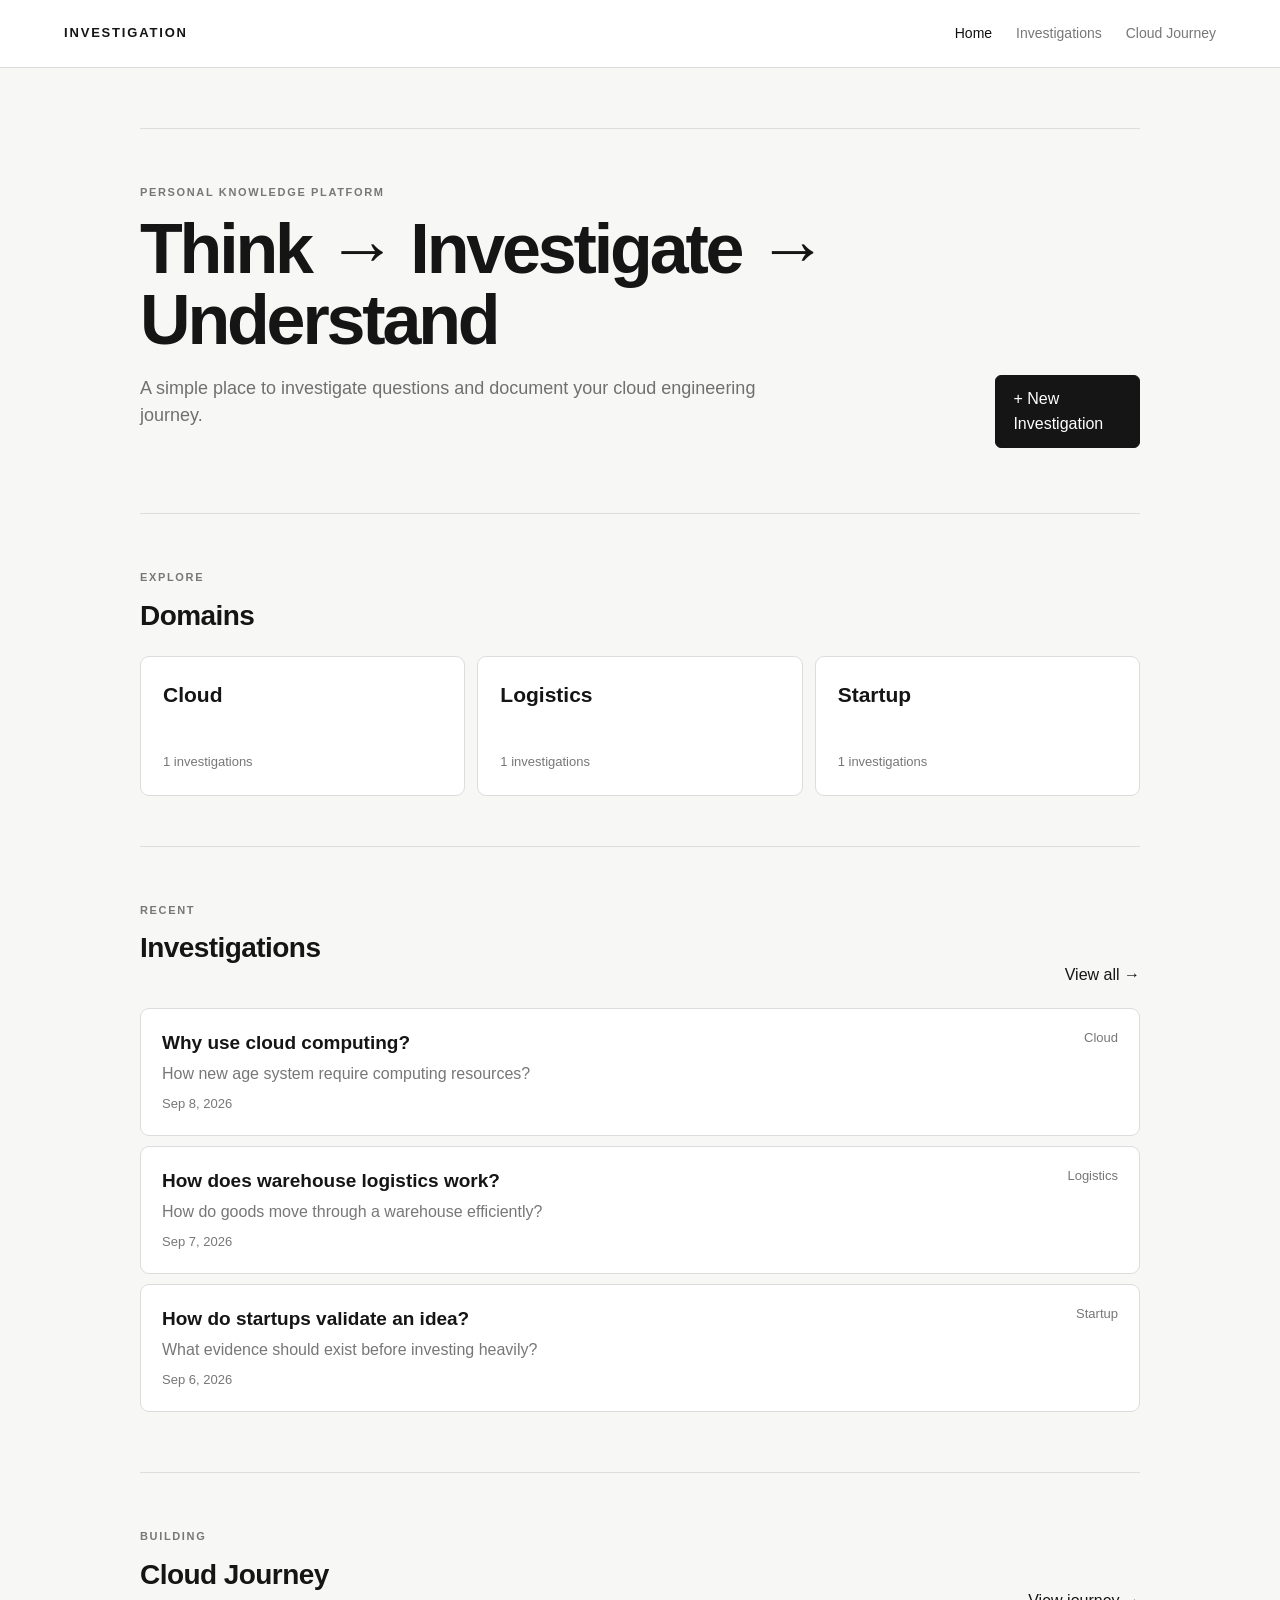
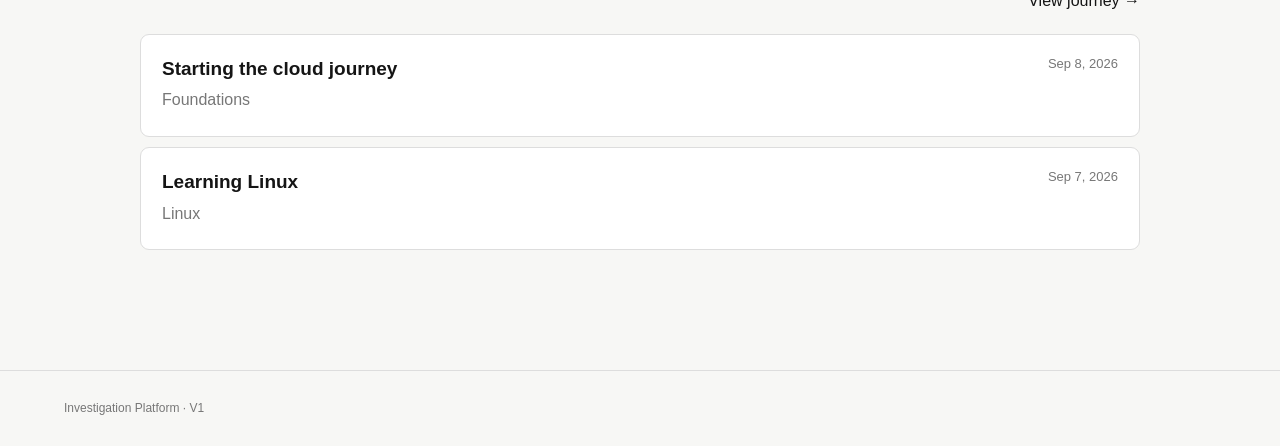
<file: index.html>
<!doctype html><html lang="en"><head><meta charset="utf-8"><meta name="viewport" content="width=device-width,initial-scale=1"><title>Investigation</title><link rel="stylesheet" href="css/style.css"></head><body>
<header><a class="brand" href="index.html">INVESTIGATION</a><nav><a class="active" href="index.html">Home</a><a href="investigations.html">Investigations</a><a href="journey.html">Cloud Journey</a></nav></header>
<main><section class="hero"><div><small>PERSONAL KNOWLEDGE PLATFORM</small><h1>Think → Investigate → Understand</h1><p>A simple place to investigate questions and document your cloud engineering journey.</p></div><a class="button" href="new-investigation.html">+ New Investigation</a></section>
<section><small>EXPLORE</small><h2>Domains</h2><div id="domains" class="grid"></div></section>
<section><div class="row"><div><small>RECENT</small><h2>Investigations</h2></div><a href="investigations.html">View all →</a></div><div id="recent"></div></section>
<section><div class="row"><div><small>BUILDING</small><h2>Cloud Journey</h2></div><a href="journey.html">View journey →</a></div><div id="journeyPreview"></div></section></main><footer>Investigation Platform · V1</footer><script src="js/app.js"></script></body></html>
</file>
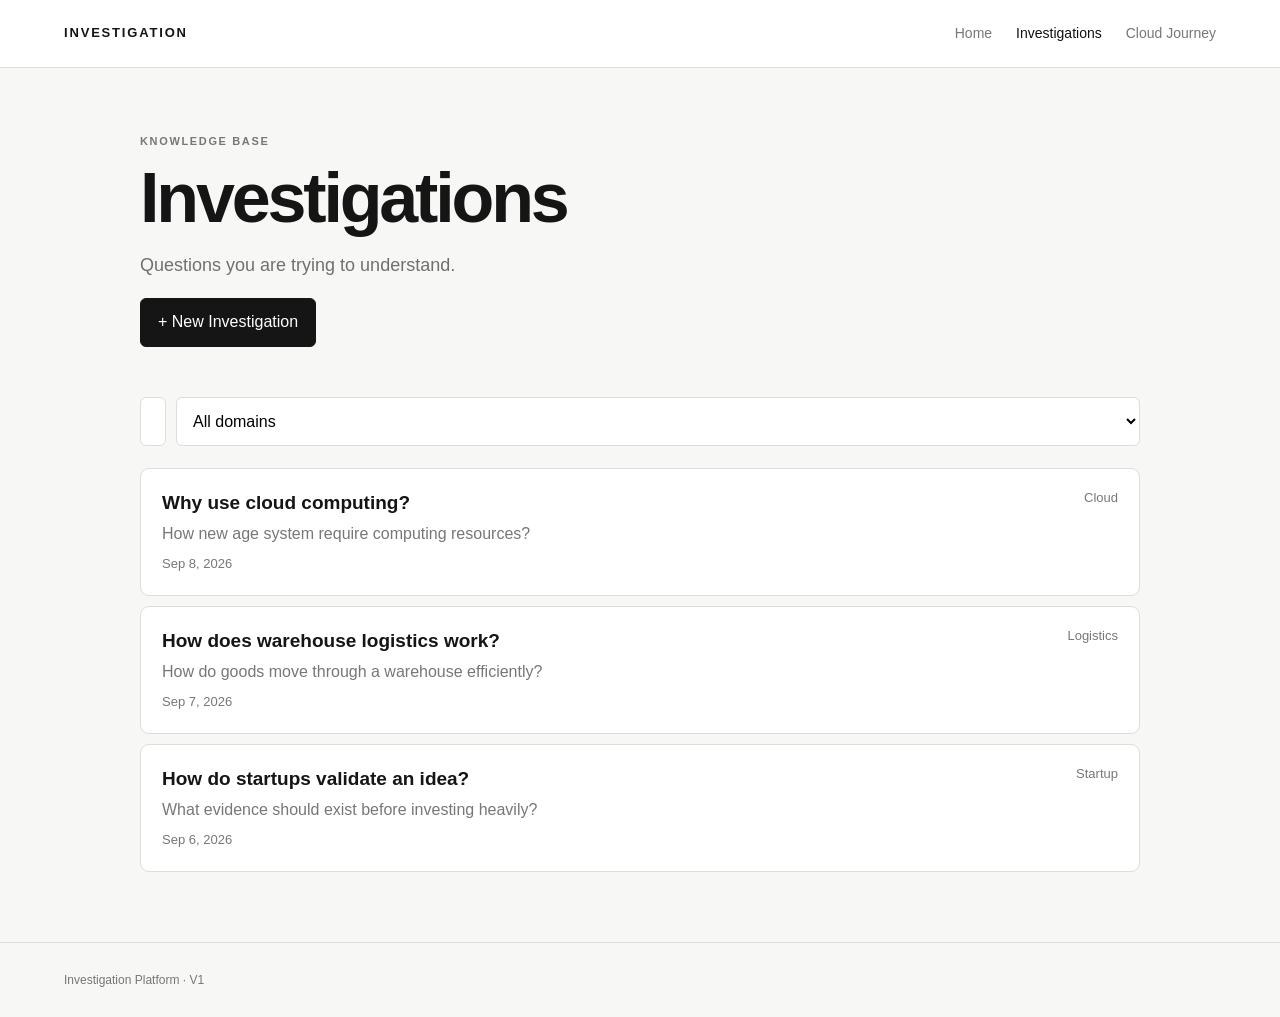
<file: investigations.html>
<!doctype html><html lang="en"><head><meta charset="utf-8"><meta name="viewport" content="width=device-width,initial-scale=1"><title>Investigations</title><link rel="stylesheet" href="css/style.css"></head><body>
<header><a class="brand" href="index.html">INVESTIGATION</a><nav><a href="index.html">Home</a><a class="active" href="investigations.html">Investigations</a><a href="journey.html">Cloud Journey</a></nav></header>
<main><section class="page"><small>KNOWLEDGE BASE</small><h1>Investigations</h1><p>Questions you are trying to understand.</p><a class="button" href="new-investigation.html">+ New Investigation</a></section><div class="toolbar"><input id="search" placeholder="Search investigations..."><select id="filter"><option value="all">All domains</option></select></div><div id="list"></div></main><footer>Investigation Platform · V1</footer><script src="js/app.js"></script></body></html>
</file>
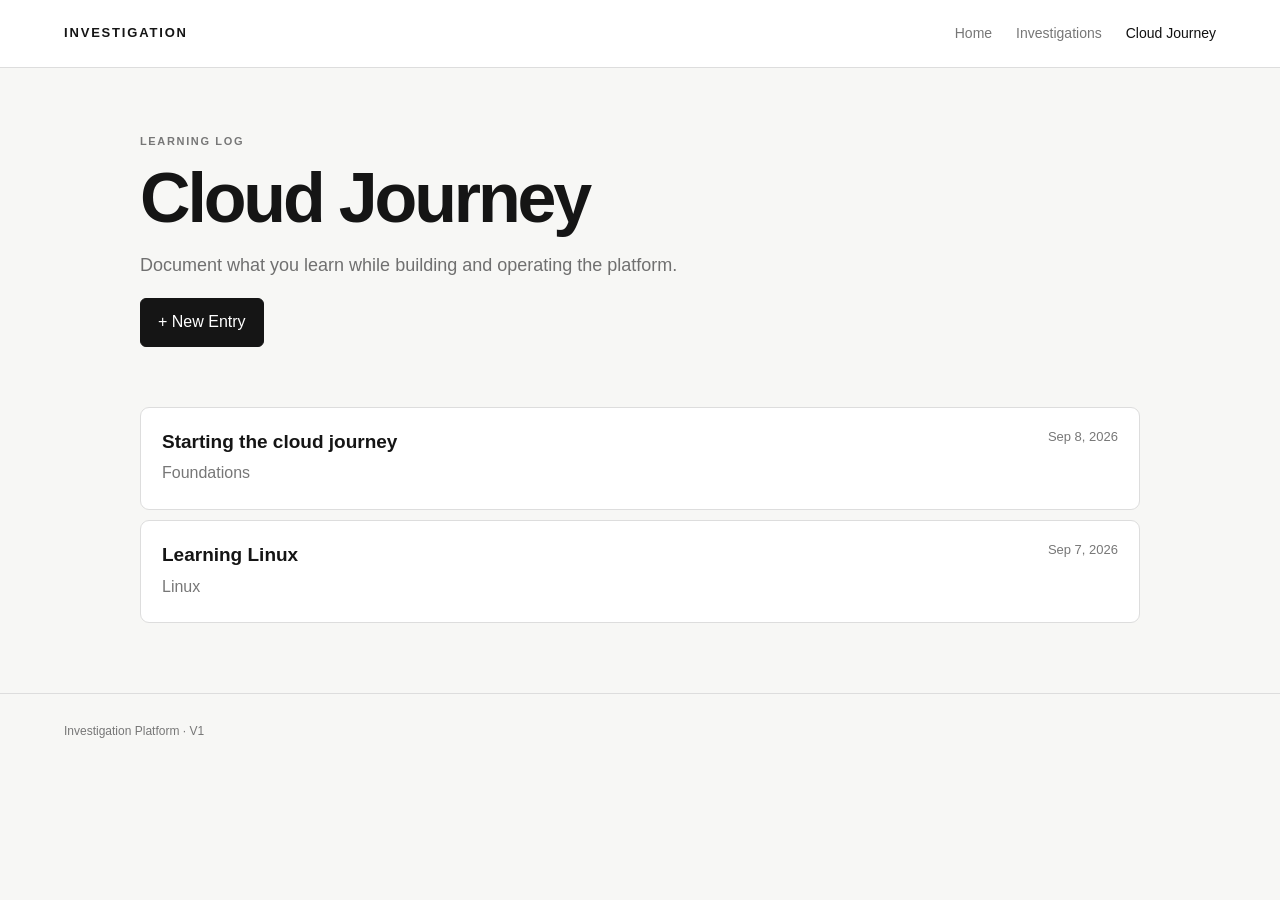
<file: journey.html>
<!doctype html><html lang="en"><head><meta charset="utf-8"><meta name="viewport" content="width=device-width,initial-scale=1"><title>Cloud Journey</title><link rel="stylesheet" href="css/style.css"></head><body><header><a class="brand" href="index.html">INVESTIGATION</a><nav><a href="index.html">Home</a><a href="investigations.html">Investigations</a><a class="active" href="journey.html">Cloud Journey</a></nav></header><main><section class="page"><small>LEARNING LOG</small><h1>Cloud Journey</h1><p>Document what you learn while building and operating the platform.</p><a class="button" href="new-journey.html">+ New Entry</a></section><div id="journeyList"></div></main><footer>Investigation Platform · V1</footer><script src="js/app.js"></script></body></html>
</file>
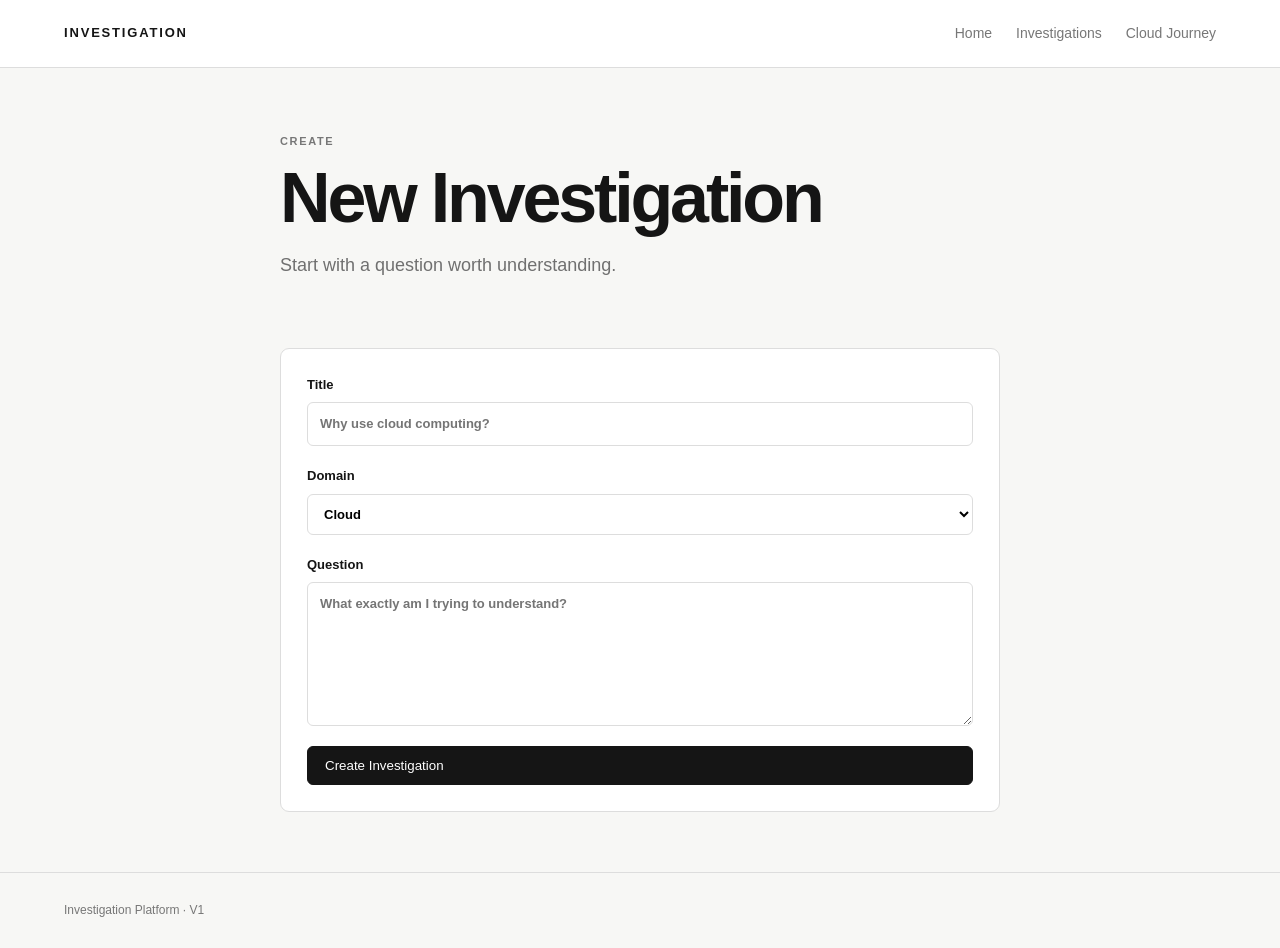
<file: new-investigation.html>
<!doctype html><html lang="en"><head><meta charset="utf-8"><meta name="viewport" content="width=device-width,initial-scale=1"><title>New Investigation</title><link rel="stylesheet" href="css/style.css"></head><body>
<header><a class="brand" href="index.html">INVESTIGATION</a><nav><a href="index.html">Home</a><a href="investigations.html">Investigations</a><a href="journey.html">Cloud Journey</a></nav></header>
<main class="narrow"><section class="page"><small>CREATE</small><h1>New Investigation</h1><p>Start with a question worth understanding.</p></section><form id="investigationForm"><label>Title<input name="title" required placeholder="Why use cloud computing?"></label><label>Domain<select name="domain"><option>Cloud</option><option>Logistics</option><option>Startup</option></select></label><label>Question<textarea name="question" required rows="6" placeholder="What exactly am I trying to understand?"></textarea></label><button class="button">Create Investigation</button></form></main><footer>Investigation Platform · V1</footer><script src="js/app.js"></script></body></html>
</file>
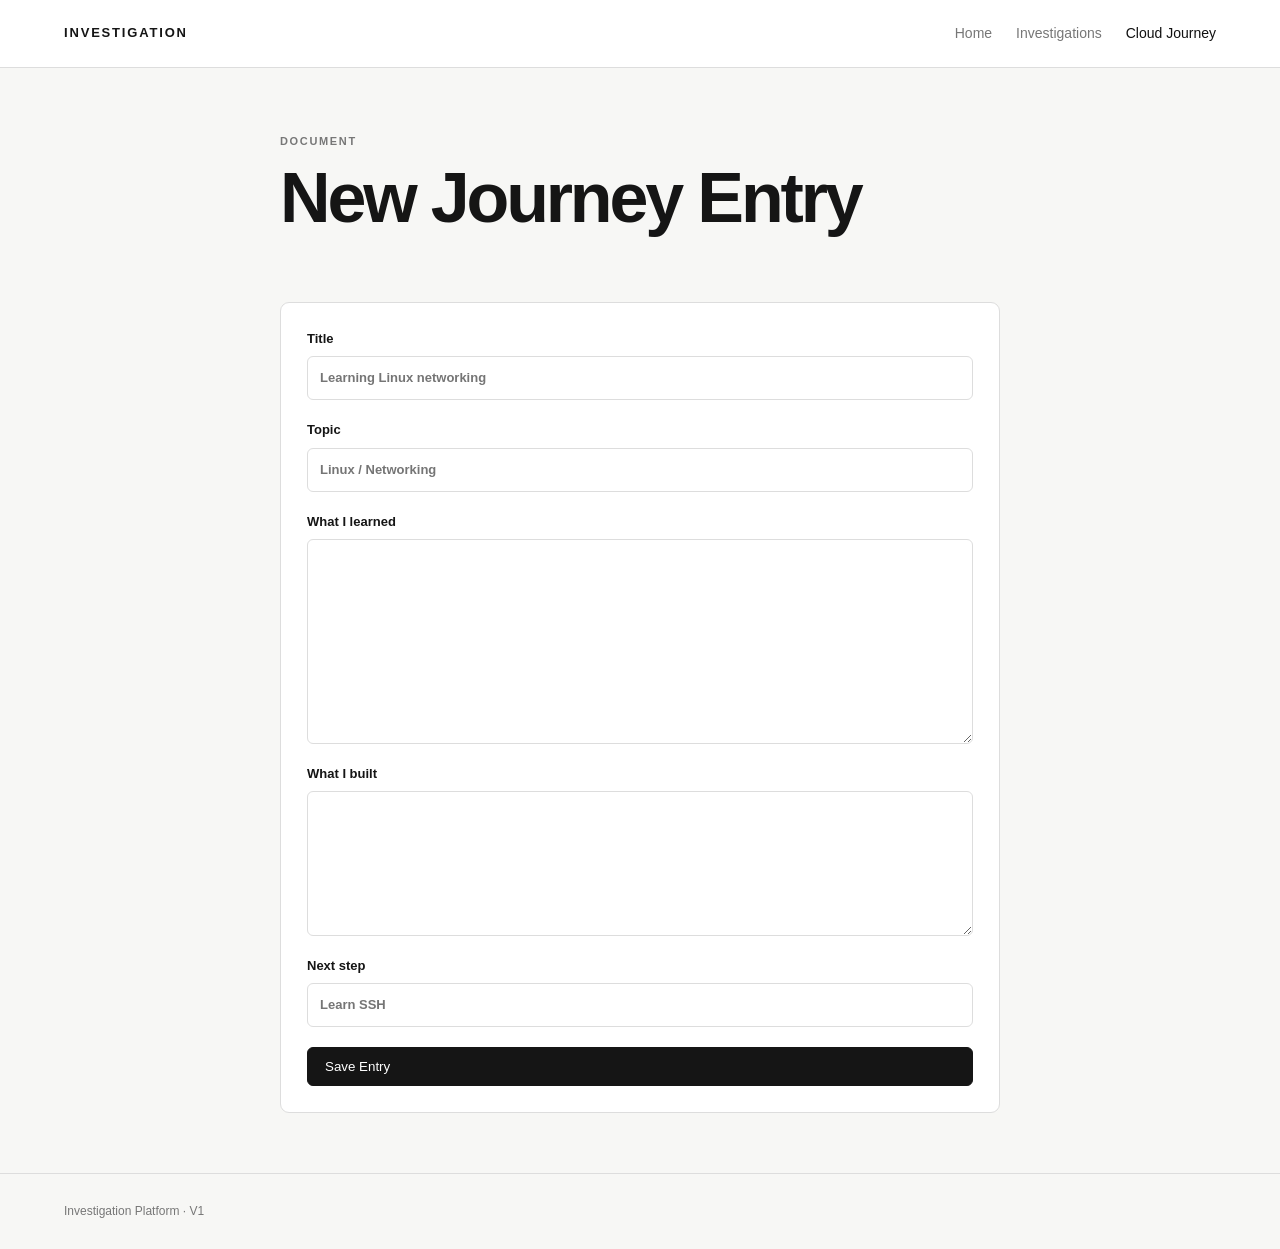
<file: new-journey.html>
<!doctype html><html lang="en"><head><meta charset="utf-8"><meta name="viewport" content="width=device-width,initial-scale=1"><title>New Journey Entry</title><link rel="stylesheet" href="css/style.css"></head><body><header><a class="brand" href="index.html">INVESTIGATION</a><nav><a href="index.html">Home</a><a href="investigations.html">Investigations</a><a class="active" href="journey.html">Cloud Journey</a></nav></header><main class="narrow"><section class="page"><small>DOCUMENT</small><h1>New Journey Entry</h1></section><form id="journeyForm"><label>Title<input name="title" required placeholder="Learning Linux networking"></label><label>Topic<input name="topic" required placeholder="Linux / Networking"></label><label>What I learned<textarea name="content" required rows="9"></textarea></label><label>What I built<textarea name="built" rows="6"></textarea></label><label>Next step<input name="nextStep" placeholder="Learn SSH"></label><button class="button">Save Entry</button></form></main><footer>Investigation Platform · V1</footer><script src="js/app.js"></script></body></html>
</file>
<file: css/style.css>
*{box-sizing:border-box}body{margin:0;background:#f7f7f5;color:#151515;font-family:-apple-system,BlinkMacSystemFont,"Segoe UI",sans-serif;line-height:1.55}a{color:inherit;text-decoration:none}header{height:68px;padding:0 5%;border-bottom:1px solid #ddd;background:#fff;display:flex;align-items:center;justify-content:space-between;position:sticky;top:0;z-index:2}.brand{font-size:13px;font-weight:800;letter-spacing:.14em}nav{display:flex;gap:24px}nav a{color:#777;font-size:14px}nav a.active,nav a:hover{color:#111}main{width:min(1000px,90%);margin:auto;padding:60px 0}.narrow{width:min(720px,90%)}.hero{min-height:360px;display:flex;align-items:end;justify-content:space-between;gap:35px;padding-bottom:65px}.hero h1,.page h1{font-size:clamp(42px,6vw,70px);line-height:1.02;letter-spacing:-.045em;margin:10px 0 18px}.hero p,.page p{max-width:650px;color:#707070;font-size:18px}small{color:#777;font-size:11px;font-weight:800;letter-spacing:.15em}.button{display:inline-flex;background:#151515;color:white;border:1px solid #151515;border-radius:6px;padding:11px 17px;cursor:pointer}.button:hover{opacity:.82}section{border-top:1px solid #ddd;padding:50px 0}.page{border-top:0;padding-top:0}.row{display:flex;justify-content:space-between;align-items:end;margin-bottom:20px}.row h2,h2{margin:5px 0 18px;font-size:28px;letter-spacing:-.02em}.grid{display:grid;grid-template-columns:repeat(3,1fr);gap:12px}.domain,.card,form{background:#fff;border:1px solid #ddd;border-radius:9px}.domain{padding:22px;min-height:140px;display:flex;flex-direction:column;justify-content:space-between}.domain strong{font-size:21px}.domain span,.meta{color:#777;font-size:13px}.card{display:block;padding:19px 21px;margin:10px 0}.card:hover{border-color:#aaa}.card-top{display:flex;justify-content:space-between;gap:20px}.card h3{margin:0 0 5px;font-size:19px}.card p{margin:4px 0;color:#777}.toolbar{display:flex;gap:10px;margin-bottom:22px}.toolbar input{flex:1}input,textarea,select{width:100%;border:1px solid #ddd;border-radius:6px;background:#fff;padding:11px 12px;font:inherit}form{padding:26px;display:grid;gap:20px}label{display:grid;gap:7px;font-size:13px;font-weight:700}.detail h1{font-size:clamp(38px,6vw,62px);line-height:1.05;letter-spacing:-.04em}.detail-section{border-top:1px solid #ddd;margin-top:32px;padding:30px 0}.content{white-space:pre-wrap;color:#333}.empty{border:1px dashed #ddd;border-radius:8px;padding:35px;text-align:center;color:#777}footer{border-top:1px solid #ddd;padding:28px 5%;color:#777;font-size:12px}@media(max-width:700px){header{height:auto;padding:18px 5%;gap:15px;align-items:flex-start}nav{gap:10px;flex-wrap:wrap;justify-content:flex-end}.hero{display:block;min-height:0;padding:45px 0}.hero .button{margin-top:25px}.grid{grid-template-columns:1fr}.toolbar{display:grid}}
</file>
